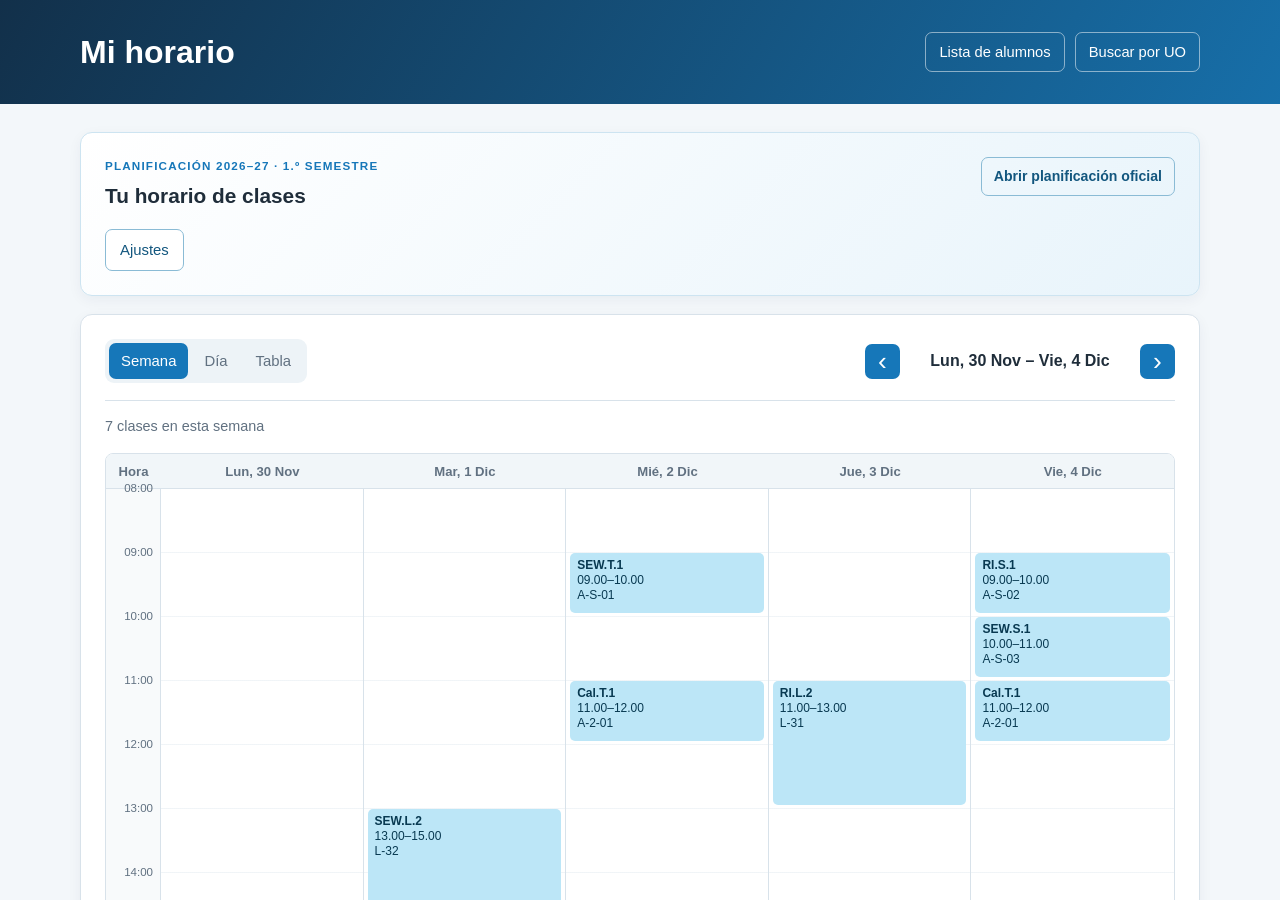
<file: index.html>
<!DOCTYPE html>
<html lang="es">
<head>
	<meta charset="UTF-8">
	<meta name="viewport" content="width=device-width, initial-scale=1.0">
	<meta http-equiv="refresh" content="0; url=horario.html">
	<title>¿Con quién voy a...?</title>
	<link rel="stylesheet" href="css/styles.css">
	<script src="js/salida.js"></script>
	<script src="js/global.js"></script>
	<script src="js/myEnrollments.js"></script>
	<script src="js/magic.js"></script>
</head>
<body>
	<header>
		<h1>¿Con quién voy a...?</h1>
		<nav class="header-actions" aria-label="Navegación principal">
			<a href="horario.html" class="switch-view">Mi horario</a>
			<a href="adonde.html" class="switch-view">Buscar por UO</a>
		</nav>
	</header>
	<main class="page-content">
		<section id="section1"><h2>Selecciona la asignatura</h2></section>
		<section id="section2"><h2>Selecciona el tipo de clase</h2></section>
		<section id="sectionGrupos"><h2>Selecciona el grupo</h2></section>
		<section id="res" hidden><h2 id="try"></h2><div id="lista-container"><ul id="lista"></ul></div></section>
	</main>
	<footer><p>© 2023 Tora-U00F1-o | ¿Con quién voy a...?</p><a href="https://github.com/Tora-U00F1-o" target="_blank" rel="noreferrer">Mi perfil de GitHub</a> | <a href="https://github.com/Tora-U00F1-o/ConQuienVoy" target="_blank" rel="noreferrer">Repositorio en GitHub</a></footer>
</body>
</html>
</file>
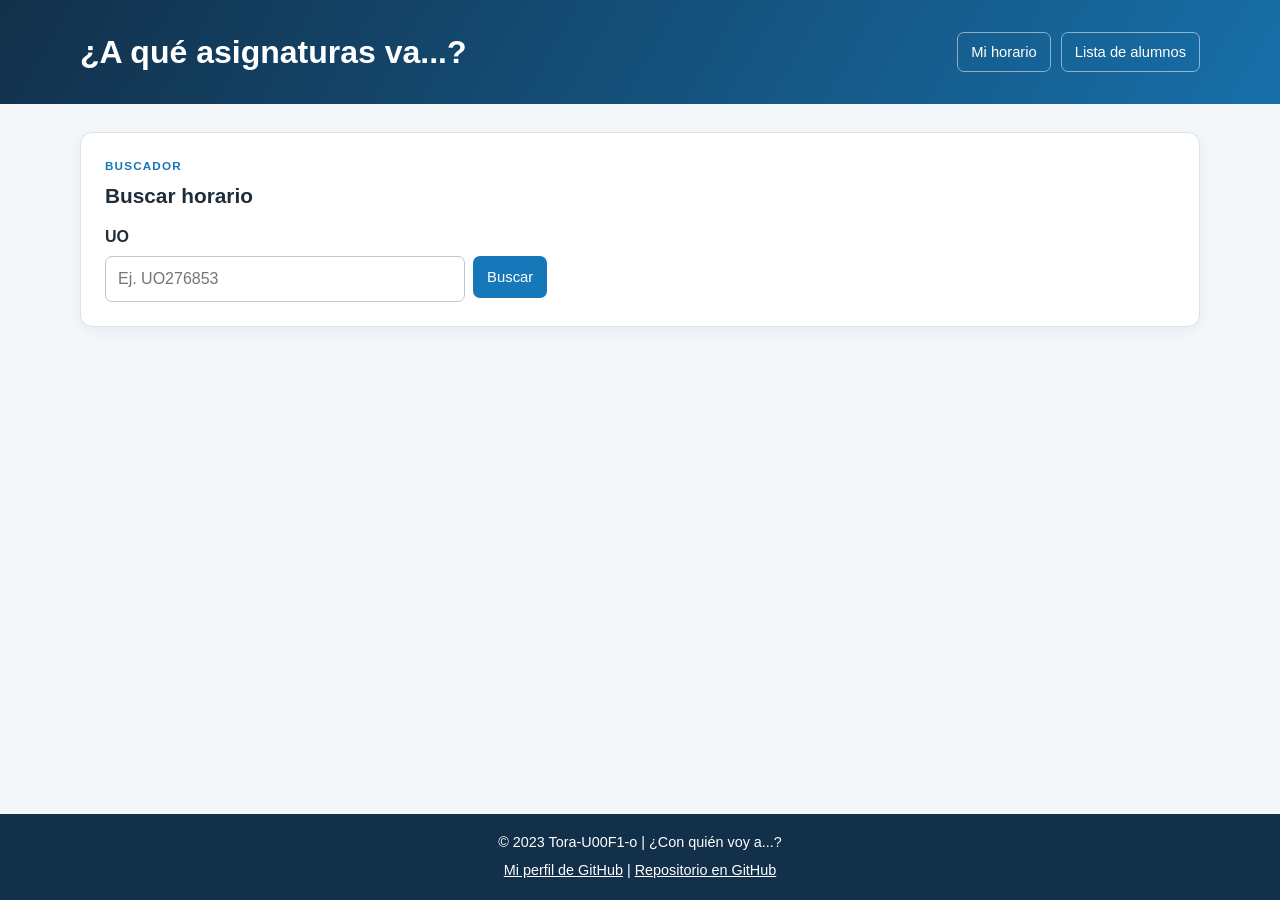
<file: adonde.html>
<!DOCTYPE html>
<html lang="es">
<head>
	<meta charset="UTF-8">
	<meta name="viewport" content="width=device-width, initial-scale=1.0">
	<title>Buscar por UO | ¿Con quién voy a...?</title>
	<link rel="stylesheet" href="css/styles.css">
	<script src="js/salida.js"></script>
	<script src="js/global.js"></script>
	<script src="js/myEnrollments.js"></script>
	<script src="js/magicSpy.js"></script>
</head>
<body>
	<header>
		<h1>¿A qué asignaturas va...?</h1>
		<nav class="header-actions" aria-label="Navegación principal"><a href="horario.html" class="switch-view">Mi horario</a><a href="grupos.html" class="switch-view">Lista de alumnos</a></nav>
	</header>
	<main class="page-content">
		<section id="sectionBuscador"><p class="eyebrow">BUSCADOR</p><h2>Buscar horario</h2><label for="nameInput">UO</label><div class="input-action"><input type="text" id="nameInput" inputmode="numeric" placeholder="Ej. UO276853"><button id="searchButton">Buscar</button></div></section>
		<section id="res" hidden><h2 id="try"></h2><div id="lista-container"><ul id="lista"></ul></div></section>
	</main>
	<footer><p>© 2023 Tora-U00F1-o | ¿Con quién voy a...?</p><a href="https://github.com/Tora-U00F1-o" target="_blank" rel="noreferrer">Mi perfil de GitHub</a> | <a href="https://github.com/Tora-U00F1-o/ConQuienVoy" target="_blank" rel="noreferrer">Repositorio en GitHub</a></footer>
</body>
</html>
</file>
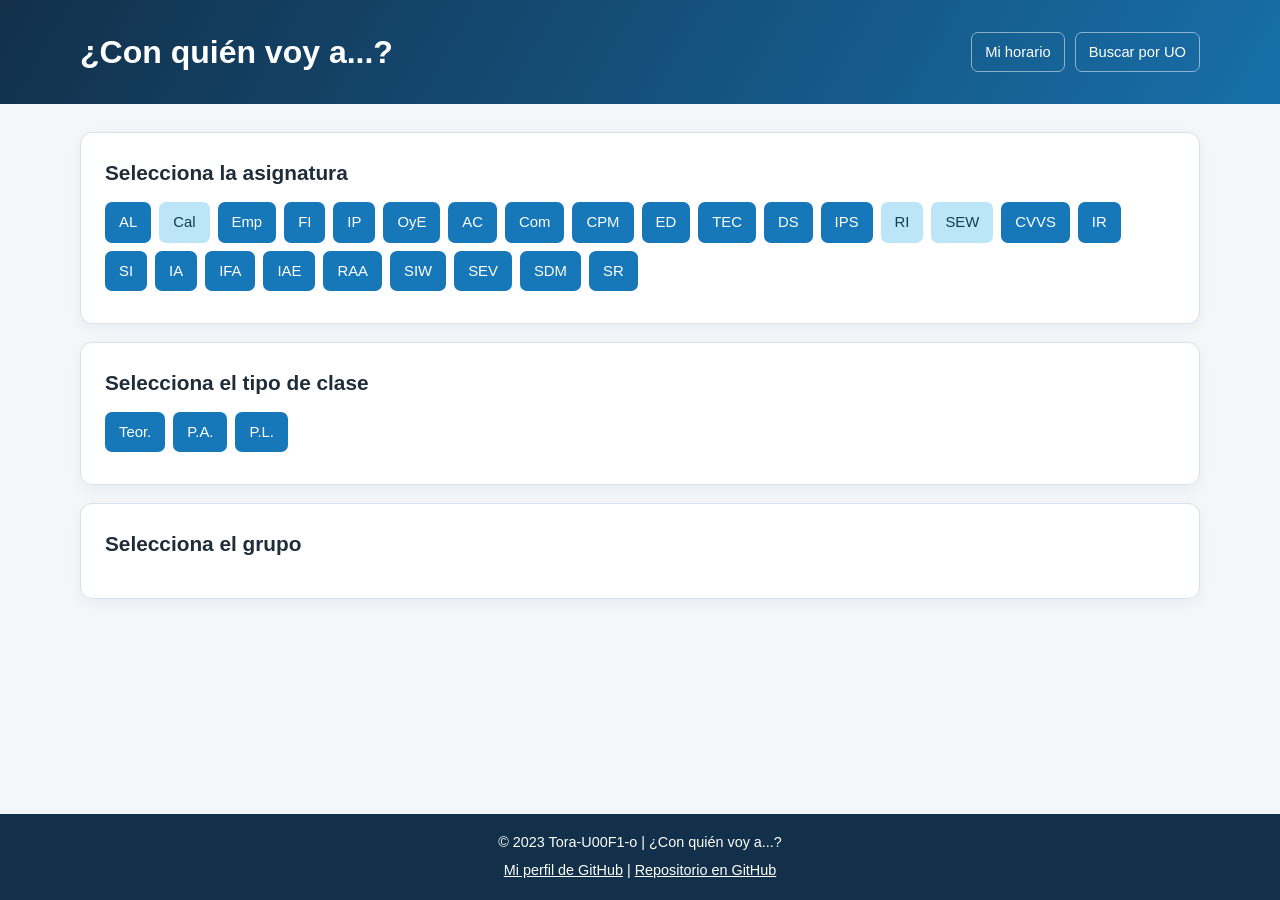
<file: grupos.html>
<!DOCTYPE html>
<html lang="es">
<head>
    <meta charset="UTF-8">
    <meta name="viewport" content="width=device-width, initial-scale=1.0">
    <title>Ver grupos | ¿Con quién voy a...?</title>
    <link rel="stylesheet" href="css/styles.css">
    <script src="js/salida.js"></script>
    <script src="js/global.js"></script>
    <script src="js/myEnrollments.js"></script>
    <script src="js/magic.js"></script>
</head>
<body>
    <header>
        <h1>¿Con quién voy a...?</h1>
        <nav class="header-actions" aria-label="Navegación principal">
            <a href="horario.html" class="switch-view">Mi horario</a>
            <a href="adonde.html" class="switch-view">Buscar por UO</a>
        </nav>
    </header>
    <main class="page-content">
        <section id="section1"><h2>Selecciona la asignatura</h2></section>
        <section id="section2"><h2>Selecciona el tipo de clase</h2></section>
        <section id="sectionGrupos"><h2>Selecciona el grupo</h2></section>
        <section id="res" hidden><h2 id="try"></h2><div id="lista-container"><ul id="lista"></ul></div></section>
    </main>
    <footer><p>© 2023 Tora-U00F1-o | ¿Con quién voy a...?</p><a href="https://github.com/Tora-U00F1-o" target="_blank" rel="noreferrer">Mi perfil de GitHub</a> | <a href="https://github.com/Tora-U00F1-o/ConQuienVoy" target="_blank" rel="noreferrer">Repositorio en GitHub</a></footer>
</body>
</html>
</file>
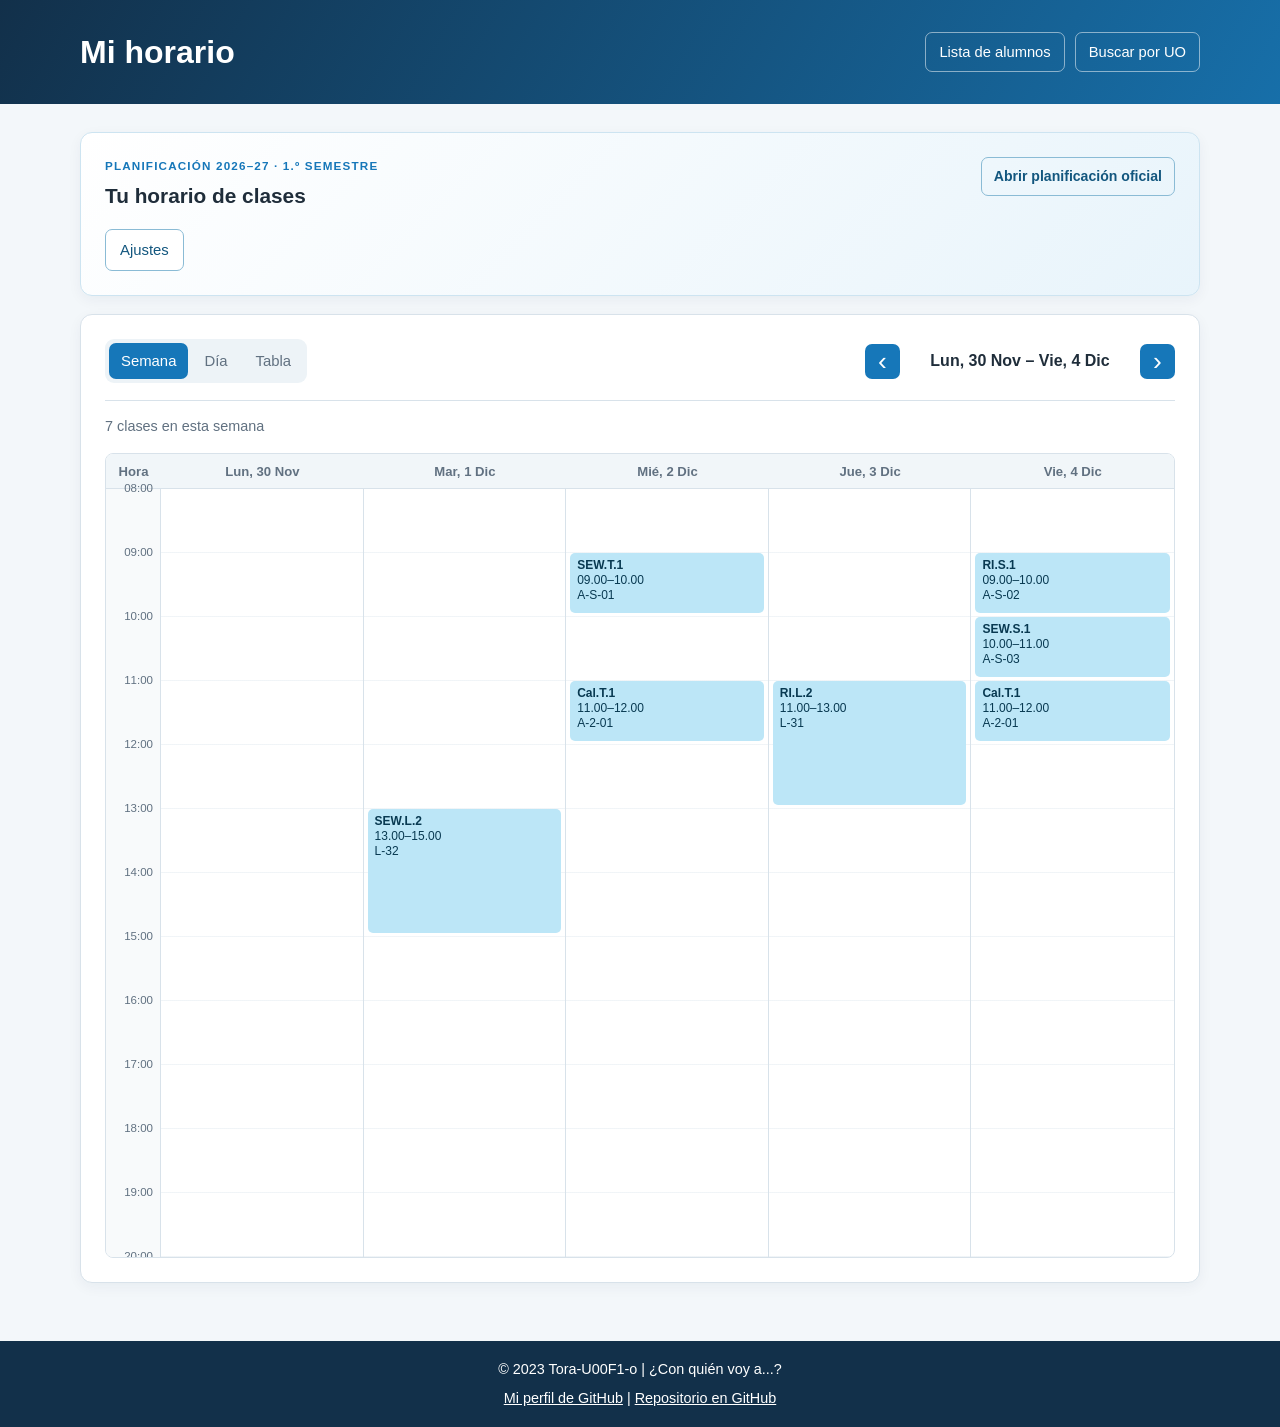
<file: horario.html>
<!DOCTYPE html>
<html lang="es">
<head>
    <meta charset="UTF-8">
    <meta name="viewport" content="width=device-width, initial-scale=1.0">
    <title>Mi horario | ¿Con quién voy a...?</title>
    <link rel="stylesheet" href="css/styles.css">
    <script src="js/salida.js"></script>
    <script src="js/global.js"></script>
    <script src="js/myEnrollments.js"></script>
    <script src="js/planificacion.js"></script>
    <script src="js/mySchedule.js"></script>
</head>
<body>
    <header>
        <h1>Mi horario</h1>
        <nav class="header-actions" aria-label="Navegación principal">
            <a href="grupos.html" class="switch-view">Lista de alumnos</a>
            <a href="adonde.html" class="switch-view">Buscar por UO</a>
        </nav>
    </header>
    <main class="page-content">
        <section class="schedule-hero">
            <div class="schedule-topline">
                <div>
                    <p class="eyebrow">PLANIFICACIÓN 2026–27 · 1.º SEMESTRE</p>
                    <h2>Tu horario de clases</h2>
                </div>
                <a id="officialPlanLink" class="official-link" target="_blank" rel="noreferrer">Abrir planificación oficial</a>
            </div>
            <button id="settingsButton" class="settings-button" type="button" aria-expanded="false" aria-controls="scheduleSettings">Ajustes</button>
            <div id="scheduleSettings" class="schedule-settings" hidden>
            <form id="scheduleForm" class="uo-form" novalidate>
                <label for="scheduleInput">UO</label>
                <div class="input-action">
                    <input type="text" id="scheduleInput" inputmode="numeric" autocomplete="off" placeholder="Ej. UO276853" required>
                    <button type="submit">Cargar horario</button>
                </div>
                <p id="scheduleMessage" class="form-message" role="status"></p>
            </form>
            <div class="schedule-preview">
                <p class="eyebrow">EXPLORAR OPCIONES</p>
                <h3>Ver grupos en el calendario</h3>
                <p>Elige una asignatura y un tipo de clase para ver temporalmente todos sus grupos en lugar de tu horario.</p>
                <div class="preview-selectors">
                    <div><label for="previewSubject">Asignatura</label><select id="previewSubject"></select></div>
                    <div><label for="previewType">Tipo de clase</label><select id="previewType"></select></div>
                </div>
                <button id="clearPreview" class="clear-preview" type="button" hidden>Ocultar opciones</button>
                <p id="previewMessage" class="preview-message" role="status"></p>
            </div>
            </div>
        </section>

        <section class="planner" aria-live="polite">
            <div class="planner-toolbar">
                <div class="view-tabs" role="tablist" aria-label="Vista del horario">
                    <button class="view-tab active" data-view="week" role="tab" aria-selected="true">Semana</button>
                    <button class="view-tab" data-view="day" role="tab" aria-selected="false">Día</button>
                    <button class="view-tab" data-view="table" role="tab" aria-selected="false">Tabla</button>
                </div>
                <div id="dateNavigator" class="date-navigator">
                    <button id="previousPeriod" class="nav-button" aria-label="Periodo anterior">‹</button>
                    <h2 id="periodTitle"></h2>
                    <button id="nextPeriod" class="nav-button" aria-label="Periodo siguiente">›</button>
                </div>
            </div>
            <p id="plannerSummary" class="planner-summary"></p>
            <div id="plannerContent"></div>
            <p id="plannerEmpty" class="empty-state" hidden>No hay clases registradas en este periodo.</p>
        </section>
    </main>

    <dialog id="classDialog" class="class-dialog">
        <button id="closeDialog" class="dialog-close" aria-label="Cerrar">×</button>
        <p class="eyebrow">DETALLE DE CLASE</p>
        <h2 id="dialogTitle"></h2>
        <dl id="dialogDetails"></dl>
    </dialog>

    <footer><p>© 2023 Tora-U00F1-o | ¿Con quién voy a...?</p><a href="https://github.com/Tora-U00F1-o" target="_blank" rel="noreferrer">Mi perfil de GitHub</a> | <a href="https://github.com/Tora-U00F1-o/ConQuienVoy" target="_blank" rel="noreferrer">Repositorio en GitHub</a></footer>
</body>
</html>
</file>
<file: css/styles.css>
:root {
    --navy: #12304a;
    --blue: #1677b9;
    --sky: #e8f4fb;
    --ink: #1f2d3a;
    --muted: #617181;
    --line: #d8e2ea;
    --surface: #ffffff;
    --background: #f3f7fa;
    --accent: #f59e0b;
}

* { box-sizing: border-box; }

body {
    min-height: 100vh;
    margin: 0;
    display: flex;
    flex-direction: column;
    background: var(--background);
    color: var(--ink);
    font-family: Arial, sans-serif;
    line-height: 1.5;
}

header {
    padding: 28px max(24px, calc((100% - 1120px) / 2));
    display: flex;
    align-items: center;
    justify-content: space-between;
    gap: 24px;
    color: white;
    background: linear-gradient(120deg, var(--navy), #176fa9);
}

h1, h2, h3, p { margin-top: 0; }
h1 { margin-bottom: 0; font-size: clamp(1.55rem, 3vw, 2rem); }
h2 { margin-bottom: 14px; font-size: 1.3rem; }

.header-actions { display: flex; flex-wrap: wrap; gap: 10px; }
.switch-view {
    padding: 8px 13px;
    border: 1px solid rgba(255, 255, 255, .5);
    border-radius: 7px;
    color: white;
    text-decoration: none;
    font-size: .92rem;
    transition: background-color .2s, transform .2s;
}
.switch-view:hover { background: rgba(255, 255, 255, .16); transform: translateY(-1px); }

.page-content { width: min(1120px, calc(100% - 32px)); margin: 28px auto 40px; flex: 1; }
section {
    margin-bottom: 18px;
    padding: 24px;
    border: 1px solid var(--line);
    border-radius: 12px;
    background: var(--surface);
    box-shadow: 0 4px 14px rgba(18, 48, 74, .05);
}

button {
    padding: 9px 14px;
    margin: 0 8px 8px 0;
    border: 0;
    border-radius: 7px;
    background: var(--blue);
    color: white;
    font: inherit;
    font-size: .93rem;
    cursor: pointer;
    transition: background-color .2s, transform .2s, box-shadow .2s;
}
button:hover { background: #0d619b; transform: translateY(-1px); }
button:focus-visible, input:focus-visible, .switch-view:focus-visible { outline: 3px solid #8ed0f3; outline-offset: 2px; }
button.active, button.my-enrollment.active { background: var(--accent); color: #3f2900; box-shadow: 0 0 0 2px #ffe2a8; }
button.my-enrollment { background: #bce6f7; color: #123d55; }
button.my-enrollment:hover { background: #9edcf4; }

label { display: block; margin-bottom: 7px; font-weight: 700; }
input[type="text"] {
    width: min(100%, 360px);
    padding: 10px 12px;
    border: 1px solid #b8c8d4;
    border-radius: 7px;
    background: white;
    color: var(--ink);
    font: inherit;
}
.input-action { display: flex; flex-wrap: wrap; align-items: flex-start; gap: 8px; }
.input-action button { margin: 0; min-height: 42px; }

#lista-container { max-height: 300px; overflow: auto; }
ul { margin: 0; padding: 0; list-style: none; }
li { padding: 10px 0; border-bottom: 1px solid #e8eef2; }
li:last-child { border-bottom: 0; }

.eyebrow { margin-bottom: 5px; color: var(--blue); font-size: .73rem; font-weight: 700; letter-spacing: .1em; }
.schedule-hero { border-color: #cde4f1; background: linear-gradient(135deg, #fff, var(--sky)); }
.schedule-hero > p:not(.eyebrow) { max-width: 640px; color: var(--muted); }
.uo-form { margin-top: 20px; }
.form-message { min-height: 1.2em; margin: 9px 0 0; color: #a43b25; font-size: .9rem; }
.section-heading { display: flex; align-items: end; justify-content: space-between; gap: 16px; margin-bottom: 18px; }
.section-heading h2 { margin-bottom: 0; }
.schedule-summary { margin-bottom: 0; color: var(--muted); white-space: nowrap; }
.schedule-cards { display: grid; grid-template-columns: repeat(auto-fill, minmax(170px, 1fr)); gap: 12px; }
.schedule-card { min-height: 132px; padding: 17px; border: 1px solid var(--line); border-top: 4px solid var(--blue); border-radius: 9px; background: #fbfdff; }
.schedule-card h3 { margin-bottom: 10px; font-size: 1.1rem; }
.class-type { display: inline-block; padding: 3px 8px; border-radius: 999px; background: #dceff9; color: #12567e; font-size: .82rem; font-weight: 700; }
.group-label { margin: 13px 0 0; color: var(--muted); font-size: .93rem; }
.empty-state { margin: 0; padding: 18px; border-radius: 8px; background: #fff7e9; color: #79520c; }

footer { padding: 18px 24px; background: var(--navy); color: white; text-align: center; font-size: .9rem; }
footer p { margin-bottom: 7px; }
footer a { color: white; }

@media (max-width: 650px) {
    header { align-items: flex-start; flex-direction: column; padding: 22px 20px; gap: 16px; }
    .page-content { width: min(100% - 24px, 1120px); margin-top: 16px; }
    section { padding: 18px; }
    .section-heading { align-items: flex-start; flex-direction: column; }
    .schedule-summary { white-space: normal; }
    .input-action { display: grid; grid-template-columns: 1fr; }
    .input-action input[type="text"] { width: 100%; }
    .input-action button { width: 100%; }
}

.schedule-topline { display: flex; align-items: flex-start; justify-content: space-between; gap: 18px; }
.schedule-topline h2 { margin-bottom: 0; }
.settings-button { margin: 18px 0 0; color: #12567e; border: 1px solid #8abbd5; background: white; }
.settings-button:hover { color: #0c4262; background: #dceff9; }
.official-link { padding: 8px 12px; border: 1px solid #8abbd5; border-radius: 7px; color: #12567e; font-size: .88rem; font-weight: 700; text-decoration: none; white-space: nowrap; }
.official-link:hover { background: #dceff9; }
.schedule-settings { margin-top: 20px; padding-top: 20px; border-top: 1px solid #cde4f1; }
.uo-form { margin-top: 0; }
.schedule-preview { margin-top: 22px; padding: 18px; border-radius: 9px; background: #f3f8fb; }
.schedule-preview h3 { margin: 0 0 5px; font-size: 1rem; }
.schedule-preview > p:not(.eyebrow) { margin-bottom: 16px; color: var(--muted); font-size: .92rem; }
.preview-selectors { display: flex; flex-wrap: wrap; gap: 14px; }
.preview-selectors > div { flex: 1 1 220px; }
.preview-selectors label { margin-bottom: 5px; }
select { width: 100%; padding: 10px 12px; border: 1px solid #b8c8d4; border-radius: 7px; color: var(--ink); background: white; font: inherit; }
select:focus-visible { outline: 3px solid #8ed0f3; outline-offset: 2px; }
.clear-preview { margin: 14px 0 0; color: #12567e; border: 1px solid #8abbd5; background: transparent; }
.clear-preview:hover { background: #dceff9; }
.preview-message { min-height: 1.2em; margin: 10px 0 0; color: #12567e; font-size: .88rem; }

.planner { overflow: hidden; }
.planner-toolbar { display: flex; align-items: center; justify-content: space-between; gap: 18px; padding-bottom: 17px; border-bottom: 1px solid var(--line); }
.view-tabs { display: flex; gap: 4px; padding: 4px; border-radius: 9px; background: #edf3f7; }
.view-tab { margin: 0; padding: 7px 12px; color: var(--muted); background: transparent; box-shadow: none; }
.view-tab:hover { color: var(--ink); background: #dce8ef; transform: none; }
.view-tab.active { color: white; background: var(--blue); box-shadow: none; }
.date-navigator { display: flex; align-items: center; gap: 10px; }
.date-navigator h2 { min-width: 220px; margin: 0; text-align: center; font-size: 1rem; text-transform: capitalize; }
.nav-button { width: 35px; height: 35px; padding: 0; margin: 0; font-size: 1.65rem; line-height: 1; }
.planner-summary { margin: 15px 0; color: var(--muted); font-size: .9rem; }

.day-events { display: grid; gap: 9px; }
.day-event { width: 100%; display: grid; grid-template-columns: 120px minmax(260px, 1fr) 115px; align-items: center; gap: 16px; margin: 0; padding: 15px; color: var(--ink); text-align: left; background: #f8fbfd; border: 1px solid var(--line); border-left: 5px solid var(--blue); }
.day-event:hover { color: var(--ink); background: #edf7fc; }
.day-event.exception { border-left-color: #d93636; background: #fff5f5; }
.day-event time { color: #12567e; font-weight: 700; }
.day-event.exception time { color: #bb2424; }
.day-event small { display: block; margin-top: 4px; color: var(--muted); font-size: .85rem; }
.day-event .room { justify-self: end; font-weight: 700; }

.week-grid { min-width: 850px; display: grid; grid-template-columns: 55px repeat(5, minmax(155px, 1fr)); grid-template-rows: 35px 768px; overflow: hidden; border: 1px solid var(--line); border-radius: 8px; }
.week-corner, .week-day-heading { padding: 8px; border-bottom: 1px solid var(--line); background: #f1f6f9; color: var(--muted); font-size: .82rem; font-weight: 700; text-align: center; text-transform: capitalize; }
.time-axis { position: relative; border-right: 1px solid var(--line); background: #f8fafb; }
.time-axis span { position: absolute; right: 7px; color: var(--muted); font-size: .72rem; transform: translateY(-50%); }
.week-day-column { position: relative; min-width: 0; border-right: 1px solid var(--line); background: repeating-linear-gradient(to bottom, transparent 0, transparent 63px, #e2eaf0 64px); }
.week-day-column:last-child { border-right: 0; }
.calendar-event { position: absolute; right: 4px; left: 4px; z-index: 1; overflow: hidden; display: flex; flex-direction: column; align-items: flex-start; gap: 1px; width: auto; min-height: 26px; margin: 0; padding: 5px 7px; border-radius: 5px; color: #083951; background: #bce6f7; font-size: .75rem; line-height: 1.18; text-align: left; }
.calendar-event:hover { color: #083951; background: #9edcf4; transform: none; }
.calendar-event.exception { color: #801d1d; background: #ffd6d6; }
.calendar-event.exception:hover { color: #801d1d; background: #ffbebe; }
.calendar-event.preview { color: white; background: #126ca0; }
.calendar-event.preview:hover { color: white; background: #0d5785; }
.calendar-event span { overflow: hidden; width: 100%; white-space: nowrap; text-overflow: ellipsis; }

.schedule-table-wrapper { overflow: auto; max-height: 650px; border: 1px solid var(--line); border-radius: 8px; }
.schedule-table { width: 100%; min-width: 850px; border-collapse: collapse; font-size: .91rem; }
.schedule-table th { position: sticky; top: 0; z-index: 1; padding: 12px 14px; color: white; background: var(--navy); text-align: left; }
.schedule-table td { padding: 11px 14px; border-bottom: 1px solid var(--line); }
.schedule-table tbody tr { cursor: pointer; background: white; }
.schedule-table tbody tr:hover, .schedule-table tbody tr:focus { background: #eaf6fc; outline: none; }
.schedule-table tbody tr.exception { color: #a51f1f; background: #fff2f2; }
.schedule-table tbody tr.exception:hover, .schedule-table tbody tr.exception:focus { background: #ffdede; }
.schedule-table tbody tr.preview { color: #0c486b; background: #e2f2fa; }
.schedule-table tbody tr.preview:hover, .schedule-table tbody tr.preview:focus { background: #c7e8f6; }

.class-dialog { width: min(440px, calc(100% - 32px)); padding: 27px; border: 0; border-radius: 12px; box-shadow: 0 18px 60px rgba(0, 0, 0, .25); color: var(--ink); }
.class-dialog::backdrop { background: rgba(8, 30, 45, .5); }
.class-dialog h2 { margin-right: 30px; }
.dialog-close { position: absolute; top: 13px; right: 10px; width: 34px; height: 34px; margin: 0; padding: 0; color: var(--ink); background: transparent; font-size: 1.7rem; }
.dialog-close:hover { color: var(--blue); background: #eaf6fc; transform: none; }
.class-dialog dl { display: grid; grid-template-columns: 85px 1fr; gap: 10px 16px; margin: 0; }
.class-dialog dt { color: var(--muted); font-weight: 700; }
.class-dialog dd { margin: 0; }
.exception-notice { grid-column: 1 / -1; margin: 5px 0 0; padding: 9px; border-radius: 6px; color: #982222; background: #fff0f0; font-size: .9rem; font-weight: 700; }

@media (max-width: 800px) {
    .schedule-topline, .planner-toolbar { align-items: flex-start; flex-direction: column; }
    .official-link { white-space: normal; }
    .date-navigator h2 { min-width: 0; }
    .day-event { grid-template-columns: 1fr; gap: 5px; }
    .day-event .room { justify-self: start; }
    .week-grid { min-width: 850px; }
    #plannerContent { overflow-x: auto; padding-bottom: 5px; }
}

@media (max-width: 450px) {
    .view-tab { padding: 7px 9px; }
    .date-navigator { width: 100%; justify-content: space-between; }
    .date-navigator h2 { font-size: .9rem; }
}
</file>
